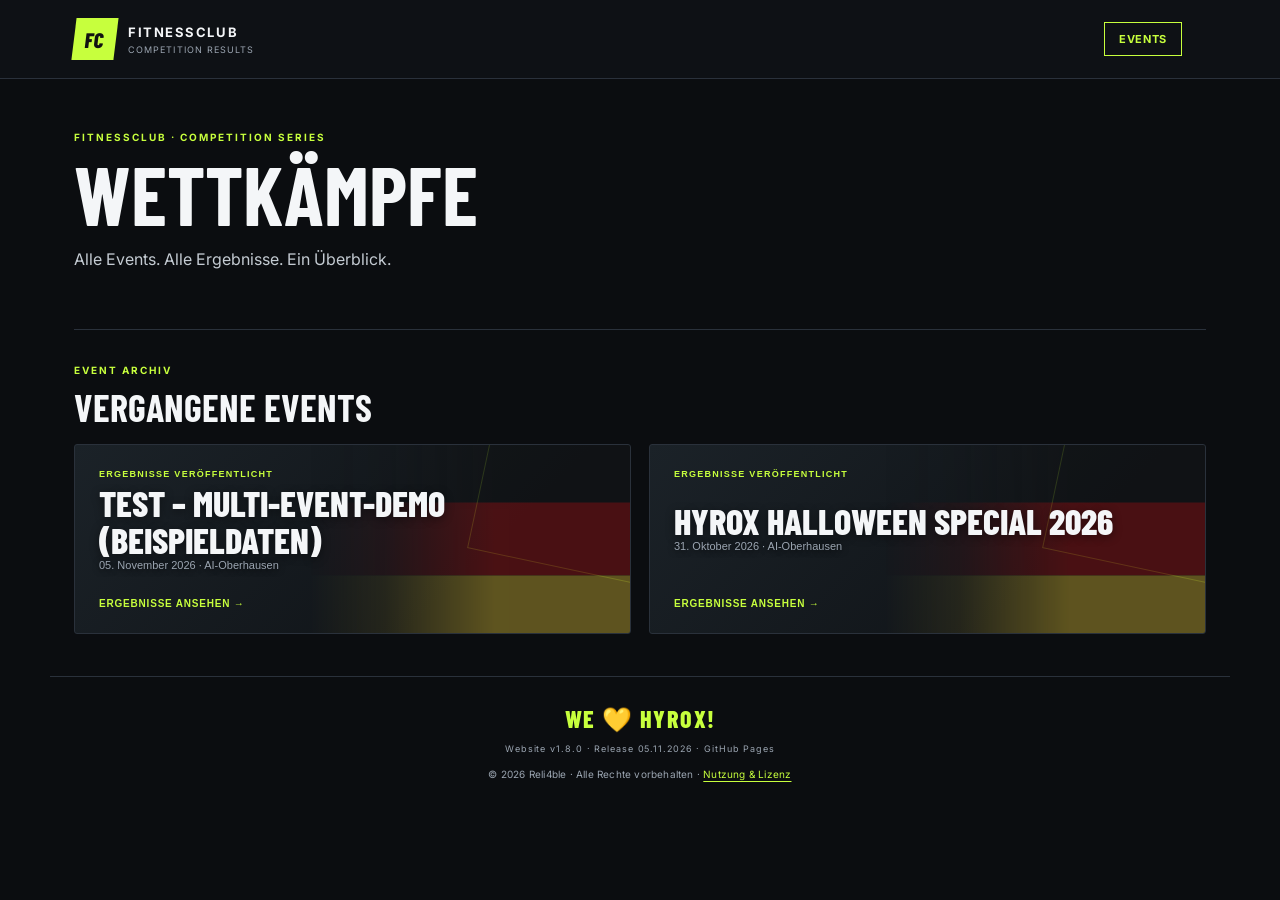
<file: index.html>
<!doctype html>
<html lang="de">
<head>
  <meta charset="utf-8">
  <meta name="viewport" content="width=device-width, initial-scale=1">
  <meta name="description" content="Ergebnisse und Ranglisten des Fitnessclub-Wettkampfs.">
  <meta name="copyright" content="© 2026 Reli4ble. All rights reserved.">
  <meta property="og:type" content="website">
  <meta property="og:site_name" content="Fitnessclub Competition Results">
  <meta property="og:title" content="Fitnessclub Wettkampf – Ergebnisse">
  <meta property="og:description" content="Ergebnisse, Ranglisten und Teamprofile der Fitnessclub-Wettkämpfe.">
  <meta property="og:image" content="https://reli4ble.github.io/fitnessclub-results/assets/certificate-banner.png">
  <meta name="twitter:card" content="summary_large_image">

  <title>Fitnessclub Wettkampf – Ergebnisse</title>
  <link rel="stylesheet" href="styles.css">
</head>
<body>
  <header class="site-header">
    <div class="header-inner">
      <a class="brand" href="#events" id="brand-home" aria-label="Eventübersicht">
        <span class="brand-mark">FC</span>
        <span><strong>FITNESSCLUB</strong><small>COMPETITION RESULTS</small></span>
      </a>
      <nav class="top-nav"><button id="nav-events" class="nav-link active">Events</button><button id="nav-results" class="nav-link" hidden>Ergebnisse</button></nav>
    </div>
  </header>

  <main class="container">
    <section id="events-page" class="events-page">
      <section class="events-hero">
        <p class="eyebrow">FITNESSCLUB · COMPETITION SERIES</p>
        <h1>WETTKÄMPFE</h1>
        <p class="hero-subtitle">Alle Events. Alle Ergebnisse. Ein Überblick.</p>
      </section>
      <section id="featured-event-section" class="event-list-section" hidden>
        <div class="section-heading"><div><p class="eyebrow">ALS NÄCHSTES</p><h2>Kommendes Event</h2></div></div>
        <div id="featured-event" class="event-card-grid"></div>
      </section>
      <section class="event-list-section">
        <div class="section-heading"><div><p class="eyebrow">EVENT ARCHIV</p><h2>Vergangene Events</h2></div></div>
        <div id="past-events" class="event-card-grid"></div>
      </section>
      <p id="events-empty" class="empty-events" hidden>Noch keine Events eingetragen.</p>
    </section>
    <div id="results-page" hidden>
    <nav class="results-section-nav" aria-label="Ergebnisbereiche">
      <span class="results-nav-label">ERGEBNISBEREICHE</span>
      <button type="button" class="results-nav-link active" data-page-target="overview-page">Übersicht</button>
      <button type="button" class="results-nav-link" data-page-target="leaderboard-page">Gesamtwertung</button>
      <button type="button" class="results-nav-link" data-page-target="stations-page">Stationen</button>
      <button type="button" class="results-nav-link" data-page-target="statistics-page">Statistiken</button>
      <button type="button" class="results-nav-link" data-page-target="scoring-page">Wertung</button>
      <button type="button" class="results-nav-link" data-page-target="release-page">Versionen</button>
    </nav>
    <nav class="division-filter-bar" aria-label="Division für Ergebnisansichten auswählen">
      <span class="division-filter-label">DIVISION</span>
      <div class="division-tabs-global">
        <button class="tab" data-division="Overall">Overall <span id="count-overall">0</span></button>
        <button class="tab active" data-division="Männer">Männer <span id="count-men">0</span></button>
        <button class="tab" data-division="Frauen">Frauen <span id="count-women">0</span></button>
        <button class="tab" data-division="Mixed">Mixed <span id="count-mixed">0</span></button>
      </div>
    </nav>

    <div class="results-view active" id="overview-page" data-results-view><section class="hero" id="results-overview">
      <div class="hero-copy">
        <p class="eyebrow">FITNESSCLUB EVENT · RESULTS</p>
        <h1 id="event-title">Fitnessclub Wettkampf</h1>
        <p id="event-subtitle" class="hero-subtitle">HYROX-orientierter Club-Wettkampf</p>
        <div class="event-meta"><span id="event-date">Testdaten</span><span>·</span><span id="event-location">Fitnessclub</span></div>
      </div>
      <div class="hero-stamp"><span>8</span><small>STATIONEN</small></div>
    </section>

    <div class="notice" id="data-notice"></div>

    <section class="stats-grid" aria-label="Wettkampf-Übersicht">
      <article class="stat-card"><span class="stat-label">TEAMS GESAMT</span><strong id="total-teams">–</strong><span class="stat-foot">im Wettkampf</span></article>
      <article class="stat-card"><span class="stat-label">DIVISIONEN</span><strong>3</strong><span class="stat-foot">Männer · Frauen · Mixed</span></article>
      <article class="stat-card"><span class="stat-label">STATIONEN</span><strong id="station-count">8</strong><span class="stat-foot">Einzelwertungen</span></article>
      <article class="stat-card"><span class="stat-label">WERTUNG</span><strong>Ø Rang</strong><span class="stat-foot">niedriger ist besser</span></article>
    </section>

    <section class="overview-dashboard-section">
      <div class="section-heading"><div><p class="eyebrow">THE PODIUM</p><h2>Divisionssieger</h2></div><span class="overview-section-note">Die drei Gesamtwertungen</span></div>
      <div id="overview-champions" class="overview-champions" aria-label="Divisionssieger"></div>
    </section>

    <section class="overview-dashboard-section">
      <div class="section-heading"><div><p class="eyebrow">STATION HIGHLIGHTS</p><h2>Beste Stationsleistungen</h2></div><span class="overview-section-note">Bestwerte je Division</span></div>
      <div class="table-wrap">
        <table class="overview-highlights-table">
          <thead><tr><th>STATION</th><th>MÄNNER</th><th>FRAUEN</th><th>MIXED</th></tr></thead>
          <tbody id="overview-station-highlights"></tbody>
        </table>
      </div>
      <p class="table-note">Die Bestwerte werden innerhalb jeder Division ermittelt. Dadurch werden unterschiedliche Gewichte und Vorgaben nicht miteinander vermischt.</p>
    </section>

    <section class="overview-method-note">
      <div><p class="eyebrow">SCORING SYSTEM</p><h2>So wird gewertet</h2></div>
      <p>Jedes Team erhält pro Station einen Rang innerhalb seiner Division. Der Durchschnitt der acht Stationsränge ergibt die Gesamtplatzierung. <strong>Je niedriger der Durchschnitt, desto besser das Ergebnis.</strong> Gleichstände teilen sich denselben Rang.</p>
      <button type="button" class="overview-method-link" data-page-target="scoring-page">WERTUNGSMETHODE ANSEHEN ↗</button>
    </section>

    </div>

    <div class="results-view" id="leaderboard-page" data-results-view>
    <section class="results-section" id="overall-results">
      <div class="section-heading">
        <div><p class="eyebrow">LEADERBOARD</p><h2>Gesamtwertung</h2></div>
        <label class="age-filter">Altersklasse
          <select id="age-filter"><option value="">Alle Altersklassen</option></select>
        </label>
      </div>
      <div class="view-switch" role="group" aria-label="Wertungsansicht">
        <button class="view-button active" data-view="overall">Gesamtwertung</button>
        <button class="view-button" data-view="age">Altersklassenwertung</button>
      </div>
      <p id="view-description" class="view-description">Alle Teams einer Division, sortiert nach dem Durchschnitt ihrer acht Stationsränge.</p>
      <div id="podium" class="podium" aria-label="Top drei Teams"></div>
      <div class="table-wrap">
        <table>
          <thead><tr><th id="rank-heading">RANG</th><th>TEAM</th><th>PARTNER</th><th>Ø-ALTER</th><th>ALTERSKLASSE</th><th>Ø-RANGPUNKTE</th></tr></thead>
          <tbody id="leaderboard"></tbody>
        </table>
      </div>
      <p class="table-note">Die Rangpunkte sind der Durchschnitt der acht Stationsränge. Gleichstände erhalten denselben Rang (Wettkampf-Rangfolge: 1, 1, 3).</p>
    </section>
    </div>

<div class="results-view" id="stations-page" data-results-view>
<section class="stations-section" id="station-results">
      <div class="section-heading">
        <div><p class="eyebrow">PERFORMANCE</p><h2>Stationsrangliste</h2></div>
        <label class="age-filter">Station
          <select id="station-filter" aria-label="Station für Rangliste auswählen"></select>
        </label>
      </div>
      <p id="station-description" class="view-description">Alle Teams der ausgewählten Division, sortiert nach Stationsleistung.</p>
      <div class="table-wrap station-table-wrap">
        <table class="station-leaderboard">
          <thead><tr><th>RANG</th><th>TEAM</th><th>PARTNER</th><th>DIVISION</th><th id="station-result-heading">ERGEBNIS</th></tr></thead>
          <tbody id="station-leaderboard"></tbody>
        </table>
      </div>
      <p class="table-note">Gleichstände erhalten denselben Rang (1, 1, 3). Die Wertungsrichtung richtet sich nach der jeweiligen Station.</p>
    </section>
    </div>

    <div class="results-view" id="statistics-page" data-results-view>
    <section class="event-statistics-section" id="event-statistics">
      <div class="section-heading">
        <div><p class="eyebrow">EVENT INSIGHTS</p><h2>Event-Statistiken</h2></div>
      </div>
      <div id="event-stat-kpis" class="event-stat-kpis"></div>
      <div class="event-stat-grid">
        <article class="event-stat-panel">
          <p class="eyebrow">DIVISION SPLIT</p><h3>Teamverteilung</h3>
          <div id="division-statistics" class="division-statistics"></div>
        </article>
        <article class="event-stat-panel event-stat-explainer">
          <p class="eyebrow">PERFORMANCE DATA</p><h3>Stationsanalyse</h3>
          <p id="statistics-description">Bestwert und Durchschnitt je Station.</p>
          <p class="statistics-caveat">Die Stationswerte werden ausschließlich innerhalb derselben Division verglichen. Unterschiedliche Lasten und Bedingungen machen einen divisionsübergreifenden Leistungsvergleich ungeeignet.</p>
        </article>
      </div>
      <div class="event-stat-table-wrap">
        <div class="section-heading"><div><p class="eyebrow">STATION BREAKDOWN</p><h3 id="statistics-table-title">Stationswerte nach Division</h3></div></div>
        <div class="table-wrap">
          <table class="event-stat-table">
            <thead><tr><th>DIVISION</th><th>STATION</th><th>BESTWERT</th><th>TEAM</th><th>Ø-ERGEBNIS</th><th>SPANNWEITE</th></tr></thead>
            <tbody id="event-statistics-table"></tbody>
          </table>
        </div>
      </div>
      <p class="table-note">Der Durchschnitt basiert auf allen Teams der jeweiligen Auswahl. Die Spannweite zeigt den niedrigsten bis höchsten gemessenen Wert, unabhängig von der Wertungsrichtung.</p>
    </section>
    </div>

    <div class="results-view" id="scoring-page" data-results-view>


    <section class="method-section" id="scoring-method">
      <div><p class="eyebrow">SCORING</p><h2>So wird gewertet</h2></div>
      <p>Die Teams werden getrennt nach Männer, Frauen und Mixed verglichen. Pro Station wird innerhalb der jeweiligen Division ein Rang vergeben. Der Mittelwert aus den acht Stationsrängen ergibt die Gesamtwertung. Zusätzlich wird eine Altersklassenwertung innerhalb derselben Division und Altersklasse gebildet.</p>
    </section>

    </div>

    <dialog id="team-dialog" class="team-dialog">
      <div class="dialog-head">
        <div><p class="eyebrow">TEAM PROFILE</p><h2 id="dialog-team-name">Team</h2></div>
        <div class="dialog-actions">
          <button id="dialog-certificate" class="dialog-certificate" type="button">ZERTIFIKAT ↗</button>
          <button id="dialog-share" class="dialog-share" type="button">LINK TEILEN ↗</button>
          <button id="dialog-close" class="dialog-close" aria-label="Detailansicht schließen">×</button>
        </div>
      </div>
      <p id="dialog-share-status" class="share-status" role="status" aria-live="polite"></p>
      <div id="dialog-team-meta" class="dialog-meta"></div>
      <div id="dialog-team-results" class="detail-results"></div>
    </dialog>

    <div class="results-view" id="release-page" data-results-view>
    <section class="release-section" aria-labelledby="release-title">
      <details class="release-details">
        <summary><span><span class="eyebrow">RELEASE NOTES</span><strong id="release-title">Versionshistorie</strong></span><span class="release-current">v1.8.0 · 05.11.2026</span></summary>
        <div class="release-table-wrap">
          <table class="release-table">
            <thead><tr><th>VERSION</th><th>DATUM</th><th>TYP</th><th>ÄNDERUNGEN</th></tr></thead>
            <tbody>
              <tr><td><strong>v1.8.0</strong></td><td>05.11.2026</td><td><span class="release-type">PATCH · BUGFIX</span></td><td>Teamprofil-Navigation korrigiert: Beim Schließen eines geteilten Teamprofils führt die URL zuverlässig zurück zur Eventübersicht. Die Deployment-Basis wird beim Laden der Anwendung fest erfasst; funktioniert in Production und Preview.</td></tr>
              <tr><td><strong>v1.7.0</strong></td><td>05.11.2026</td><td><span class="release-type release-major">MINOR · FEATURE</span></td><td>Ergebnisbereiche als separate Ansichten mit kontextbezogener Navigation; überarbeitete Übersicht mit integrierten Divisionschampions und Stationssiegern; redundante Auszeichnungsseite und Teamvergleich entfernt; Ergebniszertifikate und PDF-/Druckdarstellung überarbeitet; gemeinsamer Pages-Build aus main (Production) und develop (Preview) mit Deployment-Trigger ausschließlich auf main; GitHub Actions aktualisiert.</td></tr>
              <tr><td><strong>v1.6.0</strong></td><td>05.11.2026</td><td><span class="release-type release-major">MINOR · FEATURE</span></td><td>Teilbare Teamprofile mit stabilen Deep Links, Web-Share/Kopierfunktion und Browser-Zurück/Vorwärts; vollständige interaktive Stationsranglisten mit Stationsauswahl, Divisions-/Altersfiltern und korrekter Gleichstandsbehandlung; Event-Statistiken zu Teams, Athleten, Divisionen und Stationsleistungen; druckbare A4-Ergebniszertifikate mit dynamischen Team- und Eventdaten, mobiloptimiertem Layout und neuem HYROX-inspiriertem Fotobanner.</td></tr>
              <tr><td><strong>v1.5.1</strong></td><td>04.11.2026</td><td><span class="release-type">PATCH · FIX</span></td><td>Doppelte Statusanzeige im Header entfernt; aktive Navigation wird direkt am jeweiligen Navigationsbutton markiert.</td></tr>
              <tr><td><strong>v1.5.0</strong></td><td>03.11.2026</td><td><span class="release-type release-major">MINOR · FEATURE</span></td><td>Optionale Länderflaggen als dezentes Hintergrundmotiv in den Event-Karten; Länderauswahl über <code>countryCode</code>.</td></tr>
              <tr><td><strong>v1.4.0</strong></td><td>03.11.2026</td><td><span class="release-type release-major">MINOR · FEATURE</span></td><td>Proprietäre Lizenzbedingungen, öffentliche Lizenzseite und Copyright-Hinweise ergänzt.</td></tr>
              <tr><td><strong>v1.3.0</strong></td><td>03.11.2026</td><td><span class="release-type release-major">MINOR · FEATURE</span></td><td>Erweiterte Team-Detailansichten mit normalisiertem Stations-Radar, kumuliertem Rangverlauf, Divisionsvergleich und Stationsleistungen.</td></tr>
              <tr><td><strong>v1.2.0</strong></td><td>03.11.2026</td><td><span class="release-type release-major">MINOR · FEATURE</span></td><td>Erstes reales Event veröffentlicht (Halloween 2026), Altersklassen bei fehlenden Altersdaten automatisch ausgeblendet, Demo-Daten aus dem öffentlichen Eventkatalog entfernt, Footer-Slogan kompakt zentriert: „WE 💛 HYROX!“</td></tr>
              <tr><td><strong>v1.1.0</strong></td><td>03.11.2026</td><td><span class="release-type release-major">MINOR · FEATURE</span></td><td>Event-Startseite, Event-Karten für kommende und vergangene Events, Event-Auswahl und getrennte Ergebnisdateien je Event.</td></tr>
              <tr><td><strong>v1.0.0</strong></td><td>02.11.2026</td><td><span class="release-type release-major">MAJOR · INITIAL RELEASE</span></td><td>Erster offizieller semantisch versionierter Release. Enthält Overall-, Männer-, Frauen- und Mixed-Wertungen, Altersklassenansicht, Podien, Stationsübersicht und Team-Detailansichten.</td></tr>
              <tr><td>v5</td><td>02.11.2026</td><td><span class="release-type">VORVERSION</span></td><td>Letzter Entwicklungsstand vor Einführung von Semantic Versioning: kombinierte Overall-Wertung über alle Divisionen und gruppierte Altersklassenansicht.</td></tr>
            </tbody>
          </table>
        </div>
        <p class="release-note">Die Website wird unabhängig von der Excel-Auswertung versioniert. MAJOR kennzeichnet inkompatible Änderungen, MINOR neue rückwärtskompatible Funktionen und PATCH Fehlerkorrekturen.</p>
      </details>
    </section>
    </div>
  </main>

  <footer><span class="footer-slogan">WE 💛 HYROX!</span><span>Website v1.8.0 · Release 05.11.2026 · GitHub Pages</span><span class="footer-legal">© 2026 Reli4ble · Alle Rechte vorbehalten · <a href="license.html">Nutzung &amp; Lizenz</a></span></footer>
  <script src="app.js?v=1.8.1"></script>
</body>
</html>
</file>
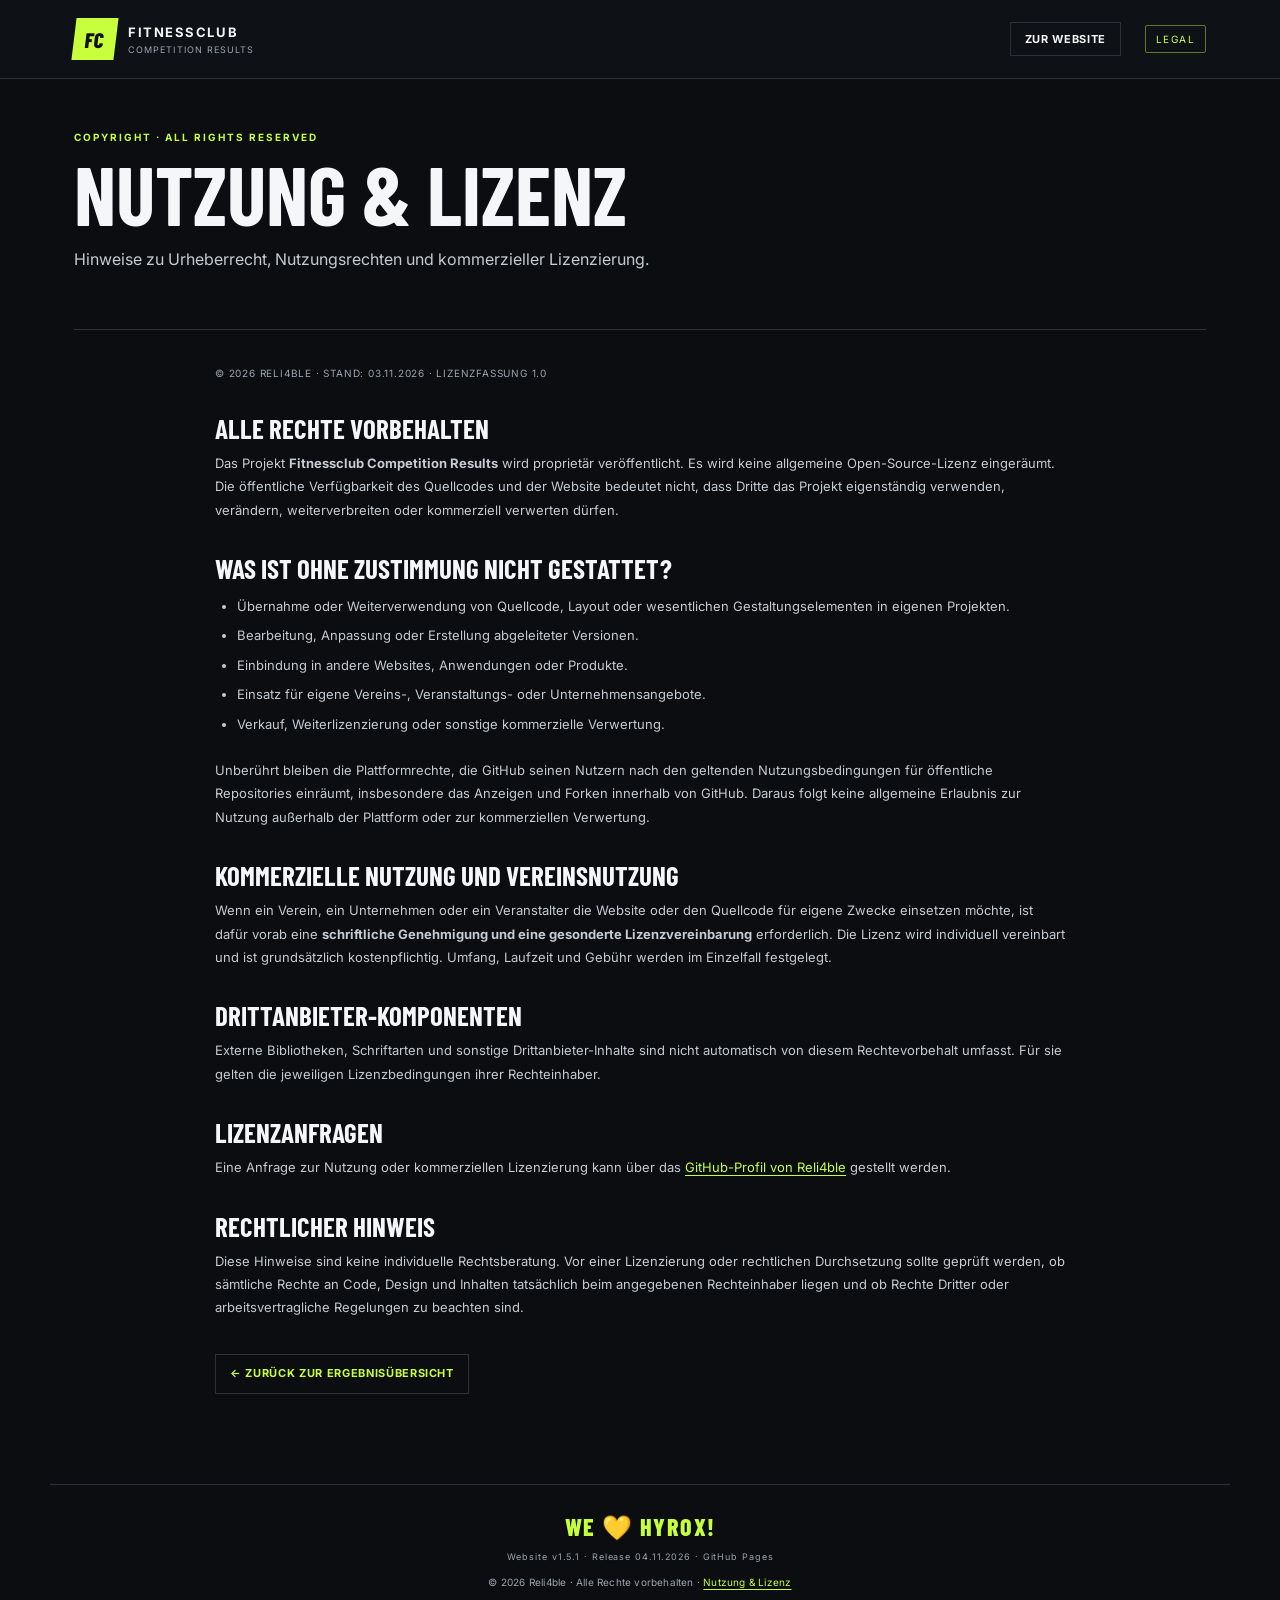
<file: license.html>
<!doctype html>
<html lang="de">
<head>
  <meta charset="utf-8">
  <meta name="viewport" content="width=device-width, initial-scale=1">
  <meta name="description" content="Urheberrechtliche Hinweise und Nutzungsbedingungen für Fitnessclub Competition Results.">
  <meta name="copyright" content="© 2026 Reli4ble. All rights reserved.">
  <title>Nutzung &amp; Lizenz – Fitnessclub Competition Results</title>
  <link rel="stylesheet" href="styles.css">
</head>
<body>
  <header class="site-header">
    <div class="header-inner">
      <a class="brand" href="index.html" aria-label="Zur Eventübersicht">
        <span class="brand-mark">FC</span>
        <span><strong>FITNESSCLUB</strong><small>COMPETITION RESULTS</small></span>
      </a>
      <nav class="top-nav"><a class="nav-link" href="index.html">Zur Website</a></nav>
      <span class="demo-pill">LEGAL</span>
    </div>
  </header>
  <main class="container legal-page">
    <section class="events-hero">
      <p class="eyebrow">COPYRIGHT · ALL RIGHTS RESERVED</p>
      <h1>NUTZUNG &amp; LIZENZ</h1>
      <p class="hero-subtitle">Hinweise zu Urheberrecht, Nutzungsrechten und kommerzieller Lizenzierung.</p>
    </section>
    <article class="legal-content">
      <p class="legal-version">© 2026 Reli4ble · Stand: 03.11.2026 · Lizenzfassung 1.0</p>
      <h2>Alle Rechte vorbehalten</h2>
      <p>Das Projekt <strong>Fitnessclub Competition Results</strong> wird proprietär veröffentlicht. Es wird keine allgemeine Open-Source-Lizenz eingeräumt. Die öffentliche Verfügbarkeit des Quellcodes und der Website bedeutet nicht, dass Dritte das Projekt eigenständig verwenden, verändern, weiterverbreiten oder kommerziell verwerten dürfen.</p>
      <h2>Was ist ohne Zustimmung nicht gestattet?</h2>
      <ul>
        <li>Übernahme oder Weiterverwendung von Quellcode, Layout oder wesentlichen Gestaltungselementen in eigenen Projekten.</li>
        <li>Bearbeitung, Anpassung oder Erstellung abgeleiteter Versionen.</li>
        <li>Einbindung in andere Websites, Anwendungen oder Produkte.</li>
        <li>Einsatz für eigene Vereins-, Veranstaltungs- oder Unternehmensangebote.</li>
        <li>Verkauf, Weiterlizenzierung oder sonstige kommerzielle Verwertung.</li>
      </ul>
      <p>Unberührt bleiben die Plattformrechte, die GitHub seinen Nutzern nach den geltenden Nutzungsbedingungen für öffentliche Repositories einräumt, insbesondere das Anzeigen und Forken innerhalb von GitHub. Daraus folgt keine allgemeine Erlaubnis zur Nutzung außerhalb der Plattform oder zur kommerziellen Verwertung.</p>
      <h2>Kommerzielle Nutzung und Vereinsnutzung</h2>
      <p>Wenn ein Verein, ein Unternehmen oder ein Veranstalter die Website oder den Quellcode für eigene Zwecke einsetzen möchte, ist dafür vorab eine <strong>schriftliche Genehmigung und eine gesonderte Lizenzvereinbarung</strong> erforderlich. Die Lizenz wird individuell vereinbart und ist grundsätzlich kostenpflichtig. Umfang, Laufzeit und Gebühr werden im Einzelfall festgelegt.</p>
      <h2>Drittanbieter-Komponenten</h2>
      <p>Externe Bibliotheken, Schriftarten und sonstige Drittanbieter-Inhalte sind nicht automatisch von diesem Rechtevorbehalt umfasst. Für sie gelten die jeweiligen Lizenzbedingungen ihrer Rechteinhaber.</p>
      <h2>Lizenzanfragen</h2>
      <p>Eine Anfrage zur Nutzung oder kommerziellen Lizenzierung kann über das <a href="https://github.com/Reli4ble">GitHub-Profil von Reli4ble</a> gestellt werden.</p>
      <h2>Rechtlicher Hinweis</h2>
      <p>Diese Hinweise sind keine individuelle Rechtsberatung. Vor einer Lizenzierung oder rechtlichen Durchsetzung sollte geprüft werden, ob sämtliche Rechte an Code, Design und Inhalten tatsächlich beim angegebenen Rechteinhaber liegen und ob Rechte Dritter oder arbeitsvertragliche Regelungen zu beachten sind.</p>
      <p class="legal-back"><a class="nav-link" href="index.html">← Zurück zur Ergebnisübersicht</a></p>
    </article>
  </main>
  <footer><span class="footer-slogan">WE 💛 HYROX!</span><span>Website v1.5.1 · Release 04.11.2026 · GitHub Pages</span><span class="footer-legal">© 2026 Reli4ble · Alle Rechte vorbehalten · <a href="license.html">Nutzung &amp; Lizenz</a></span></footer>
</body>
</html>
</file>
<file: styles.css>
@import url('https://fonts.googleapis.com/css2?family=Barlow+Condensed:wght@500;600;700;800&family=Inter:wght@400;500;600;700&display=swap');
:root{--bg:#0b0d10;--panel:#14181e;--panel2:#1a2028;--line:#2a313b;--text:#f4f6f8;--muted:#9ba5b1;--accent:#c7ff3d;--accent2:#8da92d;--red:#ff645f}
*{box-sizing:border-box}body{margin:0;background:var(--bg);color:var(--text);font-family:Inter,Arial,sans-serif}a{color:inherit;text-decoration:none}.site-header{border-bottom:1px solid var(--line);background:#0e1115}.header-inner{max-width:1180px;margin:auto;padding:18px 24px;display:flex;align-items:center;justify-content:space-between}.brand{display:flex;gap:12px;align-items:center}.brand-mark{display:grid;place-items:center;width:42px;height:42px;background:var(--accent);color:#111;font-family:'Barlow Condensed';font-weight:800;font-size:21px;transform:skew(-7deg)}.brand strong,.brand small{display:block;letter-spacing:.12em}.brand strong{font-size:13px}.brand small{font-size:9px;color:var(--muted);margin-top:4px}.demo-pill{font-size:10px;letter-spacing:.14em;color:var(--accent);border:1px solid #607a21;padding:7px 10px;border-radius:2px}.container{max-width:1180px;margin:auto;padding:0 24px}.hero{min-height:260px;display:flex;align-items:center;justify-content:space-between;border-bottom:1px solid var(--line);padding:50px 0 42px}.eyebrow{font-size:10px;letter-spacing:.2em;color:var(--accent);font-weight:700;margin:0 0 12px}.hero h1{font-family:'Barlow Condensed',sans-serif;text-transform:uppercase;font-size:clamp(48px,7vw,82px);line-height:.9;margin:0;letter-spacing:-.02em}.hero-subtitle{font-size:16px;color:#c4cbd2;margin:16px 0 18px}.event-meta{display:flex;gap:12px;color:var(--muted);font-size:12px}.hero-stamp{width:126px;height:126px;border:1px solid #536b20;display:flex;flex-direction:column;align-items:center;justify-content:center;transform:rotate(5deg);color:var(--accent)}.hero-stamp span{font-family:'Barlow Condensed';font-size:62px;font-weight:800;line-height:.9}.hero-stamp small{font-size:9px;letter-spacing:.2em;margin-top:8px}.notice{margin:18px 0 0;padding:12px 15px;background:#242b18;border-left:3px solid var(--accent);font-size:12px;color:#d9e5bd;line-height:1.5}.stats-grid{display:grid;grid-template-columns:repeat(4,1fr);gap:12px;margin:20px 0 58px}.stat-card{background:var(--panel);border:1px solid var(--line);padding:18px 20px;min-height:112px}.stat-label{display:block;font-size:9px;letter-spacing:.16em;color:var(--muted);font-weight:700}.stat-card strong{display:block;font-family:'Barlow Condensed';font-size:36px;margin:5px 0 0}.stat-foot{font-size:10px;color:var(--muted)}.results-section,.stations-section{margin-bottom:58px}.section-heading{display:flex;justify-content:space-between;align-items:end;margin-bottom:18px}.section-heading h2,.method-section h2{font-family:'Barlow Condensed';font-size:38px;text-transform:uppercase;margin:0;line-height:1}.age-filter{display:flex;flex-direction:column;gap:6px;color:var(--muted);font-size:10px;text-transform:uppercase;letter-spacing:.1em}.age-filter select{min-width:170px;background:var(--panel);border:1px solid var(--line);color:var(--text);padding:10px 30px 10px 12px;border-radius:0;font:inherit;font-size:12px;text-transform:none;letter-spacing:normal}.division-tabs{display:flex;border-bottom:1px solid var(--line);gap:4px}.tab{border:0;background:transparent;color:var(--muted);padding:14px 18px;font-weight:700;font-size:12px;cursor:pointer;border-bottom:3px solid transparent}.tab span{margin-left:8px;font-size:10px;color:inherit;opacity:.7}.tab.active{color:var(--accent);border-bottom-color:var(--accent)}.table-wrap{overflow-x:auto;background:var(--panel);border:1px solid var(--line);border-top:0}table{width:100%;border-collapse:collapse;min-width:720px}th{text-align:left;padding:13px 14px;font-size:9px;letter-spacing:.12em;color:var(--muted);background:#101419;font-weight:700}td{padding:15px 14px;border-top:1px solid var(--line);font-size:12px}tbody tr:nth-child(even){background:#171c23}.rank{font-family:'Barlow Condensed';font-size:22px;font-weight:700;color:var(--accent);width:60px}.team-name{font-weight:700}.partner-names{font-size:11px;color:var(--muted)}.score{font-weight:700;font-variant-numeric:tabular-nums}.table-note{font-size:10px;color:var(--muted);line-height:1.5;margin-top:12px}.station-grid{display:grid;grid-template-columns:repeat(4,1fr);gap:12px}.station-card{background:var(--panel);border:1px solid var(--line);padding:16px}.station-card h3{font-family:'Barlow Condensed';font-size:20px;text-transform:uppercase;margin:0 0 13px}.station-leader{display:flex;justify-content:space-between;gap:10px;border-top:1px solid var(--line);padding:9px 0;font-size:11px}.station-leader:first-of-type{border-top:0}.station-leader span:last-child{font-weight:700;color:var(--accent);white-space:nowrap}.method-section{border-top:1px solid var(--line);padding:28px 0 48px;display:grid;grid-template-columns:230px 1fr;gap:30px}.method-section p{font-size:12px;line-height:1.8;color:#bac2cb;margin:0;max-width:720px}footer{border-top:1px solid var(--line);padding:30px 24px 24px;display:flex;flex-direction:column;align-items:center;justify-content:center;gap:12px;max-width:1180px;margin:0 auto;color:var(--muted);font-size:9px;letter-spacing:.1em;text-align:center}
.footer-slogan{display:block;color:var(--accent);font-family:'Barlow Condensed',sans-serif;font-size:clamp(15px,2.5vw,24px);font-weight:800;line-height:1;letter-spacing:.06em;text-align:center}
footer>span:last-child{font-size:9px;color:var(--muted)}
@media(max-width:760px){.container{padding:0 16px}.header-inner{padding:14px 16px}.hero{min-height:220px;padding:38px 0}.hero-stamp{width:88px;height:88px}.hero-stamp span{font-size:44px}.stats-grid{grid-template-columns:repeat(2,1fr);margin-bottom:44px}.section-heading{align-items:start;gap:14px;flex-direction:column}.station-grid{grid-template-columns:repeat(2,1fr)}.method-section{grid-template-columns:1fr;gap:12px}.hero h1{font-size:54px}}
@media(max-width:440px){.station-grid{grid-template-columns:1fr}.hero-stamp{display:none}.tab{padding:12px 10px}.stats-grid{gap:8px}.stat-card{padding:14px}.stat-card strong{font-size:30px}footer{gap:10px}}

/* v2: division podium and interactive team profiles */
.podium{display:grid;grid-template-columns:repeat(3,1fr);gap:12px;margin:16px 0 18px}
.podium-card{position:relative;display:flex;flex-direction:column;align-items:flex-start;text-align:left;min-height:142px;padding:17px 18px;background:var(--panel);border:1px solid var(--line);color:var(--text);cursor:pointer;transition:transform .16s ease,border-color .16s ease,background .16s ease}
.podium-card:hover{transform:translateY(-3px);border-color:var(--accent);background:var(--panel2)}
.podium-card.place-1{border-top:3px solid var(--accent);background:linear-gradient(145deg,#202918,var(--panel) 60%)}
.podium-place{font-family:'Barlow Condensed';font-size:13px;font-weight:800;letter-spacing:.12em;color:var(--accent)}
.podium-team{font-family:'Barlow Condensed';font-size:27px;font-weight:800;text-transform:uppercase;margin:9px 0 3px}
.podium-partners{font-size:10px;color:var(--muted)}
.podium-score{margin-top:auto;padding-top:13px;font-size:20px;font-weight:800;color:var(--accent)}
.podium-score small{font-size:8px;letter-spacing:.12em;color:var(--muted);margin-left:5px}
.team-row{cursor:pointer;transition:background .15s ease}
.team-row:hover{background:#202832!important}
.team-row:focus-visible,.podium-card:focus-visible{outline:2px solid var(--accent);outline-offset:-2px}
.row-hint{display:block;font-size:9px;color:var(--accent);font-weight:500;opacity:0;transition:opacity .15s ease;margin-top:4px}
.team-row:hover .row-hint,.team-row:focus-visible .row-hint{opacity:1}
.team-dialog{width:min(620px,calc(100vw - 28px));max-height:85vh;overflow:auto;padding:25px;background:#11161c;color:var(--text);border:1px solid #465238;box-shadow:0 24px 90px #000b}
.team-dialog::backdrop{background:#000b;backdrop-filter:blur(4px)}
.dialog-head{display:flex;justify-content:space-between;align-items:flex-start;border-bottom:1px solid var(--line);padding-bottom:16px}
.dialog-head h2{font-family:'Barlow Condensed';font-size:38px;text-transform:uppercase;margin:0;line-height:1}
.dialog-close{border:1px solid var(--line);background:var(--panel);color:var(--text);font-size:25px;width:36px;height:36px;cursor:pointer}
.dialog-close:hover{border-color:var(--accent);color:var(--accent)}
.dialog-meta{display:flex;gap:8px;flex-wrap:wrap;padding:15px 0}
.dialog-meta span{font-size:10px;color:#d5dce3;background:var(--panel2);border:1px solid var(--line);padding:7px 9px}
.detail-summary{display:flex;align-items:baseline;gap:12px;padding:15px;background:#202918;border-left:3px solid var(--accent)}
.detail-summary span,.detail-summary small{font-size:9px;letter-spacing:.12em;color:#c2d59a}
.detail-summary strong{font-family:'Barlow Condensed';font-size:32px;color:var(--accent)}
.detail-partners{display:flex;justify-content:space-between;gap:15px;padding:15px 0;border-bottom:1px solid var(--line);font-size:11px}
.detail-partners span{color:var(--muted);letter-spacing:.12em;font-size:9px}
.detail-station-list{display:grid;grid-template-columns:1fr 1fr;gap:0 18px}
.detail-row{display:grid;grid-template-columns:1fr auto;gap:5px;padding:12px 0;border-bottom:1px solid var(--line);font-size:11px}
.detail-station{font-weight:700}
.detail-rank{color:var(--muted);font-size:10px}
.detail-row strong{grid-column:1/-1;color:var(--accent);font-size:13px}
@media(max-width:760px){.podium{grid-template-columns:1fr;gap:8px}.podium-card{min-height:112px}.detail-station-list{grid-template-columns:1fr}.team-dialog{padding:18px}}

/* v3: switch between overall and age-group standings */
.view-switch{display:flex;gap:5px;margin:18px 0 0;border-bottom:1px solid var(--line)}
.view-button{border:1px solid var(--line);border-bottom:0;background:#11161c;color:var(--muted);padding:11px 15px;font:700 11px Inter,Arial,sans-serif;cursor:pointer}
.view-button:hover{color:var(--text);border-color:#586a36}
.view-button.active{background:#202918;color:var(--accent);border-color:#607a21}
.view-description{font-size:11px;color:var(--muted);line-height:1.5;margin:12px 0 14px}
.podium[hidden]{display:none}
.age-group-row td{background:#202918!important;color:var(--accent);font-size:11px;font-weight:800;letter-spacing:.1em;padding:11px 14px;border-top:1px solid #536b20}
.age-group-row td span{font-size:8px;color:#aab98b;margin-left:7px}
@media(max-width:600px){.view-switch{display:grid;grid-template-columns:1fr 1fr}.view-button{padding:11px 8px;font-size:10px}.age-group-row td{padding:10px}}

/* v5: combined cross-division Overall tab */


/* Release information and semantic version history */
.release-section{margin:0 0 54px;border-top:1px solid var(--line);border-bottom:1px solid var(--line)}
.release-details>summary{list-style:none;display:flex;align-items:center;justify-content:space-between;gap:18px;padding:20px 0;cursor:pointer}
.release-details>summary::-webkit-details-marker{display:none}
.release-details>summary:after{content:'+';font-size:24px;color:var(--accent);font-weight:400;margin-left:auto}
.release-details[open]>summary:after{content:'−'}
.release-details>summary>span:first-child{display:flex;flex-direction:column;gap:4px}
.release-details .eyebrow{margin:0;font-size:9px}
.release-details summary strong{font-family:'Barlow Condensed';font-size:27px;text-transform:uppercase}
.release-current{font-size:11px;color:var(--accent);font-weight:700;white-space:nowrap}
.release-table-wrap{overflow-x:auto;border:1px solid var(--line);background:var(--panel)}
.release-table{min-width:650px}
.release-table td{vertical-align:top;line-height:1.55}
.release-table td:last-child{max-width:560px;color:#c4cbd2}
.release-type{display:inline-block;font-size:9px;letter-spacing:.08em;color:var(--muted);white-space:nowrap}
.release-major{color:var(--accent);font-weight:700}
.release-note{font-size:10px;color:var(--muted);line-height:1.6;margin:12px 0 18px}
@media(max-width:600px){.release-details>summary{align-items:flex-start;flex-wrap:wrap}.release-current{margin-left:0}.release-details>summary:after{margin-left:auto}}

/* Event landing page */
[hidden]{display:none!important}
.top-nav{display:flex;gap:10px;margin-left:auto;margin-right:24px}
.nav-link{background:transparent;border:1px solid var(--line);color:var(--text);padding:9px 14px;font:inherit;font-size:11px;font-weight:700;letter-spacing:.06em;text-transform:uppercase;cursor:pointer}
.nav-link:hover{border-color:var(--accent);color:var(--accent)}
.events-hero{padding:52px 0 42px;border-bottom:1px solid var(--line);margin-bottom:34px}
.events-hero h1{font-family:'Barlow Condensed',sans-serif;font-size:clamp(48px,8vw,82px);line-height:.95;text-transform:uppercase;margin:12px 0}
.event-list-section{margin:0 0 42px}
.event-card-grid{display:grid;grid-template-columns:repeat(2,minmax(0,1fr));gap:18px}
.event-card{position:relative;display:flex;flex-direction:column;justify-content:space-between;min-height:190px;padding:24px;background:linear-gradient(135deg,#1b2228,#111519 70%);border:1px solid var(--line);border-radius:3px;text-align:left;color:var(--text);cursor:pointer;overflow:hidden;transition:border-color .18s,transform .18s}
.event-card:before{content:'';position:absolute;right:-36px;top:-58px;width:180px;height:180px;border:1px solid rgba(197,255,53,.22);transform:rotate(12deg)}
.event-card:hover{border-color:var(--accent);transform:translateY(-2px)}
.event-card.featured{min-height:230px;border-color:var(--accent);background:linear-gradient(120deg,rgba(197,255,53,.12),#141a1f 55%)}
.event-card .event-status{font-size:9px;letter-spacing:.14em;font-weight:800;color:var(--accent);text-transform:uppercase}
.event-card .event-title{font-family:'Barlow Condensed',sans-serif;font-size:clamp(25px,3vw,36px);font-weight:800;text-transform:uppercase;line-height:1.05;margin:16px 0 8px;max-width:85%}
.event-card .event-meta{font-size:11px;color:var(--muted);display:flex;gap:8px;flex-wrap:wrap}
.event-card .event-action{font-size:10px;letter-spacing:.08em;color:var(--accent);font-weight:800;margin-top:22px}
.empty-events{border:1px dashed var(--line);padding:28px;color:var(--muted);text-align:center}
.results-back{margin:24px 0 0}
@media(max-width:700px){.event-card-grid{grid-template-columns:1fr}.events-hero{padding:36px 0 28px}.top-nav{margin-right:10px}.nav-link{padding:8px}}

/* v1.3.0: expanded team performance profile */
.team-dialog{width:min(900px,calc(100vw - 28px));}
.team-kpi-grid{display:grid;grid-template-columns:repeat(3,1fr);gap:10px;margin:6px 0 12px}
.team-kpi{background:linear-gradient(145deg,#202918,var(--panel) 72%);border:1px solid var(--line);padding:14px 16px}
.team-kpi span{display:block;color:var(--muted);font-size:9px;font-weight:800;letter-spacing:.12em}
.team-kpi strong{display:block;color:var(--accent);font:800 34px 'Barlow Condensed';margin-top:3px}
.team-visual-grid{display:grid;grid-template-columns:1fr 1fr;gap:12px;margin:18px 0}
.team-visual-card,.team-station-performance{background:var(--panel);border:1px solid var(--line);padding:16px;min-width:0}
.team-visual-card h3,.team-station-performance h3{font:700 22px 'Barlow Condensed';text-transform:uppercase;margin:-5px 0 4px}
.team-radar{display:block;width:100%;max-height:270px;overflow:visible}
.radar-grid{fill:none;stroke:#343d47;stroke-width:1}
.radar-axis{stroke:#303944;stroke-width:1}
.radar-area{fill:rgba(199,255,61,.18);stroke:none}
.radar-line{fill:none;stroke:var(--accent);stroke-width:2.5;stroke-linejoin:round}
.radar-dot{fill:var(--accent);stroke:#101419;stroke-width:1.5}
.radar-label{fill:#b8c1ca;font:9px Inter,Arial,sans-serif}
.rank-trend{display:block;width:100%;margin:16px 0 0}
.trend-grid{stroke:#343d47;stroke-width:1;stroke-dasharray:3 4}
.trend-line{fill:none;stroke:var(--accent);stroke-width:2.5;stroke-linecap:round;stroke-linejoin:round}
.trend-dot{fill:var(--accent);stroke:#101419;stroke-width:1.5}
.trend-label{fill:#9ba5b1;font:9px Inter,Arial,sans-serif}
.chart-note{font-size:9px;color:var(--muted);line-height:1.5;margin:0}
.team-station-performance{margin-top:12px}
.performance-list{display:grid;grid-template-columns:1fr 1fr;gap:0 22px;margin-top:8px}
.performance-row{padding:11px 0;border-top:1px solid var(--line)}
.performance-top,.performance-bottom{display:flex;align-items:center;justify-content:space-between;gap:10px}
.performance-top{font-size:11px;font-weight:700}
.performance-top strong{color:var(--accent);white-space:nowrap;font-size:11px}
.performance-bottom{margin-top:7px}
.performance-bottom small{font-size:9px;color:var(--muted);white-space:nowrap}
.performance-track{height:6px;background:#303842;flex:1;border-radius:10px;overflow:hidden}
.performance-track span{display:block;height:100%;background:var(--accent);border-radius:10px}
@media(max-width:650px){.team-visual-grid,.performance-list{grid-template-columns:1fr}.team-kpi-grid{gap:6px}.team-kpi{padding:11px}.team-kpi strong{font-size:28px}.team-visual-card{padding:12px}}

/* v1.4.0: proprietary license and legal information */
.footer-legal{font-size:10px!important;letter-spacing:.02em!important;line-height:1.6}
.footer-legal a,.legal-content a{color:var(--accent);text-decoration:underline;text-underline-offset:3px}
.footer-legal a:hover,.legal-content a:hover{color:#fff}
.legal-page{padding-bottom:50px}
.legal-content{max-width:850px;margin:0 auto 40px;color:#c4cbd2;font-size:13px;line-height:1.8}
.legal-content h2{font:700 27px 'Barlow Condensed',sans-serif;text-transform:uppercase;color:var(--text);margin:30px 0 8px}
.legal-content p{margin:0 0 15px}
.legal-content ul{padding-left:22px;margin:8px 0 20px}
.legal-content li{padding:3px 0}
.legal-version{font-size:10px!important;color:var(--muted);letter-spacing:.08em;text-transform:uppercase}
.legal-back{margin-top:34px!important}
.legal-back .nav-link{display:inline-block;text-decoration:none}

/* v1.5.0: country flags in event cards */
.event-card{isolation:isolate}
.event-flag{position:absolute;z-index:0;right:0;top:0;bottom:0;width:58%;overflow:hidden;pointer-events:none;opacity:.34;mask-image:linear-gradient(90deg,transparent 0%,rgba(0,0,0,.25) 24%,#000 58%);-webkit-mask-image:linear-gradient(90deg,transparent 0%,rgba(0,0,0,.25) 24%,#000 58%)}
.event-flag svg{display:block;width:100%;height:100%;filter:saturate(.78);transform:scale(1.02)}
.event-card>span:not(.event-flag){position:relative;z-index:1}
.event-card .event-title{max-width:78%;text-shadow:0 2px 10px rgba(0,0,0,.45)}
.event-card .event-meta{max-width:80%;text-shadow:0 1px 6px rgba(0,0,0,.8)}
@media(max-width:700px){.event-flag{width:54%;opacity:.28}}

/* v1.5.1: active state on the single header navigation controls */
.nav-link.active{border-color:var(--accent);color:var(--accent)}


/* Shareable team profiles */
.dialog-actions{display:flex;align-items:flex-start;gap:8px}
.dialog-share{min-height:36px;padding:0 13px;background:#202918;border:1px solid #607a21;color:var(--accent);font:800 9px Inter,Arial,sans-serif;letter-spacing:.1em;cursor:pointer}
.dialog-share:hover{background:#2a371d;border-color:var(--accent)}
.dialog-share:focus-visible,.dialog-close:focus-visible{outline:2px solid var(--accent);outline-offset:2px}
.share-status{min-height:15px;margin:8px 0 4px;color:var(--muted);font-size:10px;line-height:1.5}
@media(max-width:440px){.dialog-actions{gap:6px}.dialog-share{padding:0 9px;font-size:8px}}


/* Feature 2: interactive station leaderboard */
.station-table-wrap{margin-top:12px}
.station-leaderboard{min-width:690px}
.station-leaderboard tbody tr.station-team-row{cursor:pointer;transition:background .15s}
.station-leaderboard tbody tr.station-team-row:hover{background:#202918}
.station-leaderboard tbody tr.station-team-row:focus-visible{outline:2px solid var(--accent);outline-offset:-2px}
.station-leaderboard .team-name{font-weight:800}
.station-leaderboard .station-result{white-space:nowrap}
.station-result small{font-size:9px;color:var(--muted);font-weight:600}
.station-division{display:inline-block;padding:4px 7px;border:1px solid var(--line);color:#b8c1ca;font-size:9px;letter-spacing:.04em;text-transform:uppercase}


/* Feature 3: printable team result certificates */
.dialog-certificate{min-height:36px;padding:0 13px;background:var(--accent);border:1px solid var(--accent);color:#111;font:800 9px Inter,Arial,sans-serif;letter-spacing:.1em;cursor:pointer}
.dialog-certificate:hover{background:#d8ff75;border-color:#d8ff75}
.dialog-certificate:focus-visible{outline:2px solid var(--accent);outline-offset:2px}
@media(max-width:520px){.dialog-actions{flex-wrap:wrap;justify-content:flex-end}.dialog-certificate{padding:0 9px;font-size:8px}}


/* Feature 4: event statistics */
.event-statistics-section{margin:0 0 60px;padding-top:28px;border-top:1px solid var(--line)}
.event-stat-kpis{display:grid;grid-template-columns:repeat(4,1fr);gap:12px;margin:18px 0}
.event-stat-kpi{background:var(--panel);border:1px solid var(--line);padding:16px 18px;min-height:102px}
.event-stat-kpi>span{display:block;font-size:9px;letter-spacing:.16em;color:var(--muted);font-weight:700}
.event-stat-kpi strong{display:block;font:800 34px 'Barlow Condensed';margin:5px 0 0;color:var(--accent)}
.event-stat-kpi small{font-size:10px;color:var(--muted)}
.event-stat-grid{display:grid;grid-template-columns:1fr 1fr;gap:12px;margin:12px 0 28px}
.event-stat-panel{background:var(--panel);border:1px solid var(--line);padding:20px}
.event-stat-panel h3,.event-stat-table-wrap h3{font:700 24px 'Barlow Condensed';text-transform:uppercase;margin:0 0 18px}
.division-stat-row{margin:0 0 17px}
.division-stat-row:last-child{margin-bottom:0}
.division-stat-meta{display:flex;justify-content:space-between;gap:12px;margin-bottom:7px;font-size:11px}
.division-stat-meta span{color:var(--muted);font-variant-numeric:tabular-nums}
.division-stat-track{height:7px;background:#252c34;overflow:hidden}
.division-stat-track span{display:block;height:100%;background:var(--accent)}
.event-stat-explainer p:not(.eyebrow){font-size:12px;line-height:1.7;color:#c4cbd2;margin:0 0 12px}
.event-stat-explainer .statistics-caveat{color:var(--muted);font-size:10px}
.event-stat-table-wrap{margin-top:24px}
.event-stat-table{min-width:780px}
.event-stat-table td{font-variant-numeric:tabular-nums}
.event-stat-table td small{font-size:9px;color:var(--muted)}
.event-stat-table .stat-station-name{font-weight:700}
@media(max-width:760px){.event-stat-kpis{grid-template-columns:repeat(2,1fr)}.event-stat-grid{grid-template-columns:1fr}}
@media(max-width:440px){.event-stat-panel{padding:15px}.event-stat-kpi{padding:13px}.division-stat-meta{font-size:10px}}

/* v1.7: digital event awards */
.digital-awards-section{margin:0 0 56px;padding-top:28px;border-top:1px solid var(--line)}.digital-awards-grid{display:grid;grid-template-columns:repeat(3,minmax(0,1fr));gap:10px}.digital-award-card{display:flex;flex-direction:column;align-items:flex-start;gap:6px;min-width:0;text-align:left;padding:15px;background:var(--panel);border:1px solid var(--line);color:var(--text);cursor:pointer}.digital-award-card:hover{border-color:var(--accent);background:var(--panel2)}.award-icon{font-size:20px}.award-type{font-size:8px;letter-spacing:.14em;text-transform:uppercase;color:var(--accent);font-weight:800}.digital-award-card strong{font:800 19px 'Barlow Condensed';text-transform:uppercase;overflow-wrap:anywhere}.digital-award-card small{font-size:9px;color:var(--muted)}@media(max-width:760px){.digital-awards-grid{grid-template-columns:repeat(2,minmax(0,1fr))}}@media(max-width:460px){.digital-awards-grid{grid-template-columns:1fr}}


/* Awards: compact division winners and one station matrix; tied winners share a cell. */
.digital-awards-champions{display:grid;grid-template-columns:repeat(3,minmax(0,1fr));gap:10px;margin-bottom:16px}
.division-award-card{min-height:116px}
.awards-table-wrap{margin-top:8px}
.awards-table{width:100%;min-width:620px}
.awards-table th,.awards-table td{padding:12px 14px}
.awards-table td{vertical-align:middle}
.awards-table .award-station-name{font-weight:800;color:var(--text)}
.award-team-link{display:block;padding:3px 0;border:0;background:none;color:var(--text);font:700 11px Inter,Arial,sans-serif;text-align:left;cursor:pointer}
.award-team-link:hover{color:var(--accent);text-decoration:underline}
.award-tie-note{display:block;color:var(--muted);font-size:8px;text-transform:uppercase;letter-spacing:.08em}
.award-no-result{color:var(--muted)}
@media(max-width:760px){.digital-awards-champions{grid-template-columns:1fr}}


/* v1.7.1: compact awards layout with the station matrix below the winners. */
.digital-awards-grid{display:block}
.digital-awards-champions{grid-template-columns:repeat(3,minmax(0,1fr));align-items:stretch;gap:10px;margin-bottom:18px}
.digital-awards-champions .division-award-card{min-height:0;height:100%;padding:12px 14px;gap:5px}
.digital-awards-champions .award-icon{font-size:17px;line-height:1}
.digital-awards-champions .digital-award-card strong{font-size:18px;line-height:1.05}
.digital-awards-champions .digital-award-card small{font-size:9px}
.awards-table-wrap{width:100%;margin-top:0}
.awards-table{min-width:680px}
.awards-table th,.awards-table td{padding:12px 16px}
.awards-table td:not(:first-child){width:25%}
.award-team-link{font-size:11px;line-height:1.4}
@media(max-width:760px){.digital-awards-champions{grid-template-columns:repeat(3,minmax(0,1fr))}}
@media(max-width:520px){.digital-awards-champions{grid-template-columns:1fr}.digital-awards-champions .division-award-card{min-height:0}}

/* v1.7.1: sticky, responsive section navigation. Uses buttons so event deep links remain intact. */
.results-section-nav{position:sticky;top:0;z-index:20;display:flex;align-items:center;gap:5px;margin:0 -24px 22px;padding:10px 24px;background:rgba(14,17,21,.96);border-bottom:1px solid var(--line);backdrop-filter:blur(12px);overflow-x:auto;scrollbar-width:thin}
.results-nav-label{flex:0 0 auto;margin-right:7px;color:var(--muted);font-size:8px;font-weight:800;letter-spacing:.16em}
.results-nav-link{flex:0 0 auto;border:1px solid transparent;background:transparent;color:#b7c0ca;padding:9px 11px;font:700 10px Inter,Arial,sans-serif;white-space:nowrap;cursor:pointer;transition:color .15s,border-color .15s,background .15s}
.results-nav-link:hover{color:var(--text);border-color:var(--line)}
.results-nav-link.active{color:var(--accent);border-color:#536b20;background:#202918}
#results-overview,#overall-results,#digital-awards,#head-to-head,#station-results,#event-statistics,#scoring-method{scroll-margin-top:72px}
@media(max-width:700px){.results-section-nav{margin:0 -24px 18px;padding:9px 16px;gap:3px}.results-nav-label{display:none}.results-nav-link{padding:9px 10px;font-size:9px}}

/* v1.8.0: separate result pages with a persistent division selector. */
.results-view{display:none;min-height:45vh}
.results-view.active{display:block}
.division-filter-bar{position:sticky;top:52px;z-index:19;display:flex;align-items:center;gap:14px;margin:0 -24px 24px;padding:11px 24px;background:rgba(14,17,21,.97);border-bottom:1px solid var(--line);backdrop-filter:blur(12px)}
.division-filter-label{flex:0 0 auto;color:var(--muted);font-size:9px;font-weight:800;letter-spacing:.14em}
.division-tabs-global{display:flex;gap:6px;min-width:0;overflow-x:auto}
.division-tabs-global .tab{flex:0 0 auto}
.results-section-nav{top:0}
@media(max-width:700px){
 .division-filter-bar{top:45px;margin:0 -16px 18px;padding:9px 16px;gap:8px}
 .division-filter-label{font-size:8px}
 .division-tabs-global{gap:4px}
 .division-tabs-global .tab{padding:8px 10px;font-size:9px}
}

/* Overview dashboard: division champions, station bests and scoring summary. */
.overview-dashboard-section{margin:0 0 42px;padding-top:24px;border-top:1px solid var(--line)}
.overview-section-note{color:var(--muted);font-size:9px;letter-spacing:.08em;text-transform:uppercase}
.overview-champions{display:grid;grid-template-columns:repeat(3,minmax(0,1fr));gap:12px}
.overview-champion{display:flex;flex-direction:column;align-items:flex-start;gap:7px;min-width:0;min-height:132px;padding:17px 18px;background:var(--panel);border:1px solid var(--line);color:var(--text);text-align:left;cursor:pointer;transition:border-color .15s,background .15s}
.overview-champion:hover{border-color:var(--accent);background:var(--panel2)}
.overview-champion-label{color:var(--accent);font-size:8px;font-weight:800;letter-spacing:.14em}
.overview-champion strong{font:800 23px 'Barlow Condensed';text-transform:uppercase;overflow-wrap:anywhere}
.overview-champion>span:not(.overview-champion-label){font-size:10px;color:#c4cbd2}
.overview-champion small{margin-top:auto;color:var(--muted);font-size:9px}
.overview-champion.is-empty{cursor:default;opacity:.6}
.overview-highlights-table{width:100%;min-width:650px}
.overview-highlights-table th,.overview-highlights-table td{padding:11px 13px;vertical-align:top}
.overview-highlights-table tbody th{font-size:11px;text-align:left;color:var(--text)}
.overview-highlights-table td{width:25%}
.overview-best-value{display:block;font-size:13px;font-weight:800;font-variant-numeric:tabular-nums;color:var(--accent)}
.overview-best-team{display:block;margin-top:4px;padding:0;border:0;background:none;color:var(--text);font:700 10px Inter,Arial,sans-serif;text-align:left;cursor:pointer}
.overview-best-team:hover{color:var(--accent);text-decoration:underline}
.overview-tie{display:block;margin-top:3px;color:var(--muted);font-size:8px;text-transform:uppercase;letter-spacing:.06em}
.overview-no-result{color:var(--muted)}
.overview-method-note{display:grid;grid-template-columns:minmax(180px,.7fr) 2fr auto;align-items:center;gap:22px;margin:0 0 48px;padding:20px;background:var(--panel);border:1px solid var(--line)}
.overview-method-note h2{margin:0;font:700 23px 'Barlow Condensed';text-transform:uppercase}
.overview-method-note p{margin:0;color:#c4cbd2;font-size:11px;line-height:1.7}
.overview-method-link{border:1px solid var(--line);background:transparent;color:var(--accent);padding:10px 12px;font:800 9px Inter,Arial,sans-serif;letter-spacing:.08em;white-space:nowrap;cursor:pointer}
.overview-method-link:hover{border-color:var(--accent);background:var(--panel2)}
@media(max-width:760px){.overview-champions{grid-template-columns:1fr}.overview-champion{min-height:0}.overview-method-note{grid-template-columns:1fr;gap:10px}.overview-method-link{justify-self:start}}
/* Certificate banner fallback: never show a broken image icon or empty black strip. */
.certificate-banner{background:linear-gradient(115deg,#111 0%,#242a31 55%,#111 100%)}
.certificate-banner.banner-fallback{display:grid;place-items:center}
.certificate-banner.banner-fallback::after{content:'FITNESSCLUB · COMPETITION RESULTS';color:#ffe500;font:800 12px Arial,Helvetica,sans-serif;letter-spacing:.28em;text-align:center}

/* Certificate banner is rendered locally; no external image path or broken asset state. */
.certificate-banner{background:linear-gradient(115deg,#111820 0%,#28313b 48%,#111820 100%);border-bottom:4px solid #ffe500;position:relative;overflow:hidden;display:flex;align-items:center;justify-content:center}
.certificate-banner:before,.certificate-banner:after{content:"";position:absolute;top:-70%;height:240%;width:110px;background:rgba(255,255,255,.055);transform:rotate(28deg)}
.certificate-banner:before{left:12%}.certificate-banner:after{right:13%}
.certificate-banner-brand{position:relative;z-index:1;display:flex;flex-direction:column;align-items:center;gap:8px;color:#fff;text-align:center}
.certificate-banner-brand span{font:900 11px Arial,Helvetica,sans-serif;letter-spacing:.42em;color:#ffe500}
.certificate-banner-brand strong{font:900 clamp(20px,4vw,34px) Arial,Helvetica,sans-serif;letter-spacing:.12em}
.certificate-banner-brand i{font:700 8px Arial,Helvetica,sans-serif;letter-spacing:.35em;color:#c5cbd2}
</file>
